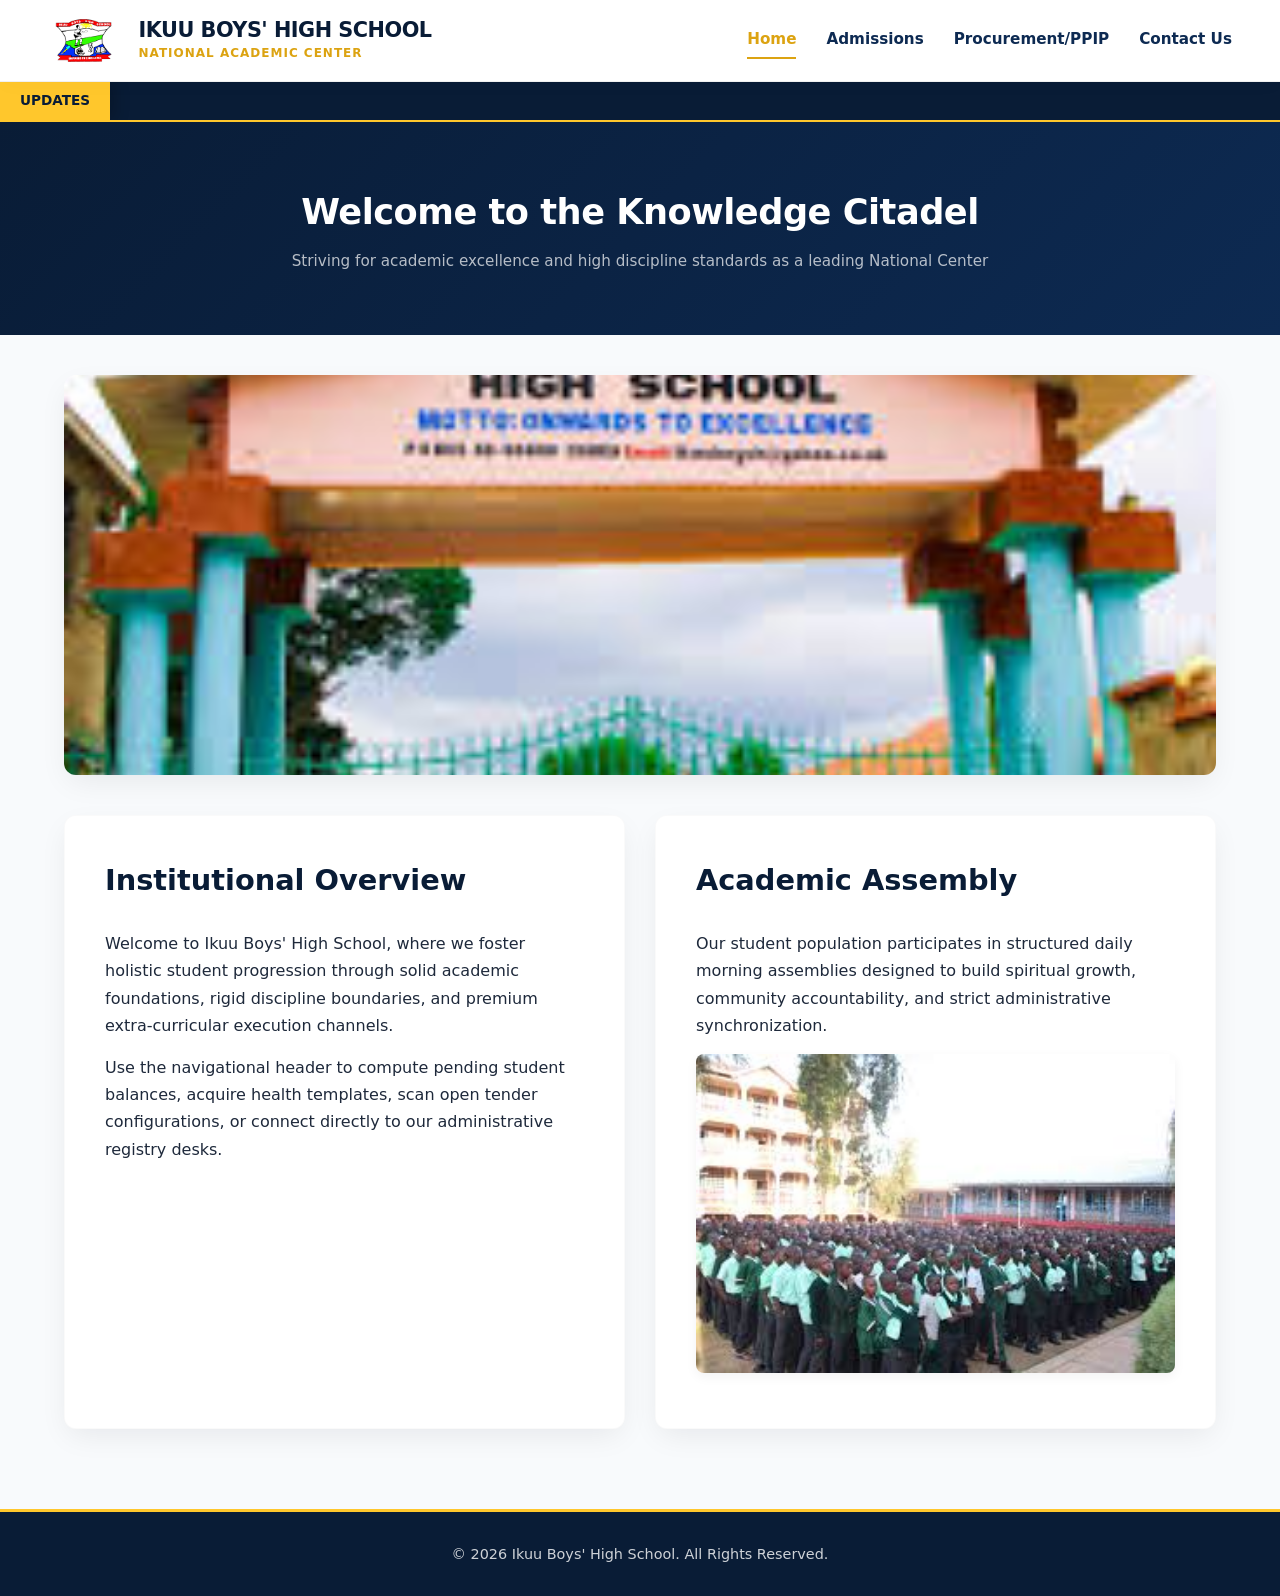
<file: index.html>
<!DOCTYPE html>
<html lang="en">
<head>
    <meta charset="UTF-8">
    <meta name="viewport" content="width=device-width, initial-scale=1.0">
    <title>Ikuu Boys' High School | Home</title>
    <link rel="stylesheet" href="style.css">
</head>
<body>

    <header>
        <div class="logo-area">
            <img src="logo.png.png" alt="Ikuu Boys High School Crest">
            <div class="logo-text">
                <h1>IKUU BOYS' HIGH SCHOOL</h1>
                <p>National Academic Center</p>
            </div>
        </div>
        <nav>
            <a href="index.html" class="active">Home</a>
            <a href="admissions.html">Admissions</a>
            <a href="tenders.html">Procurement/PPIP</a>
            <a href="contact.html">Contact Us</a>
        </nav>
    </header>

    <!-- News Marquee Ticker -->
    <div class="ticker-wrap">
        <div class="ticker-title">Updates</div>
        <div class="ticker">
            <span class="ticker-item">Welcome to the <strong>Ikuu Boys' High School</strong> Digital Hub.</span>
            <span class="ticker-item">Form 1 admissions clearance process is ongoing. Check the Admissions page.</span>
            <span class="ticker-item">New procurement opportunities published for the current financial quarter.</span>
        </div>
    </div>

    <div class="page-header-ribbon">
        <h1>Welcome to the Knowledge Citadel</h1>
        <p>Striving for academic excellence and high discipline standards as a leading National Center</p>
    </div>

    <div class="container">
        
        <!-- Main School Gate Showcase Hero Image Banner -->
        <div class="hero-image-container">
            <img src="ikuu gate.jpg" alt="Ikuu Boys High School Main Entrance Gate">
        </div>

        <div class="grid-2col">
            <section class="section">
                <h2 class="section-title">Institutional Overview</h2>
                <p>Welcome to Ikuu Boys' High School, where we foster holistic student progression through solid academic foundations, rigid discipline boundaries, and premium extra-curricular execution channels.</p>
                <p style="margin-top: 15px;">Use the navigational header to compute pending student balances, acquire health templates, scan open tender configurations, or connect directly to our administrative registry desks.</p>
            </section>

            <section class="section" style="display: flex; flex-direction: column; justify-content: space-between;">
                <div>
                    <h2 class="section-title">Academic Assembly</h2>
                    <p>Our student population participates in structured daily morning assemblies designed to build spiritual growth, community accountability, and strict administrative synchronization.</p>
                </div>
                <img src="students.jpg" class="content-image-embed" alt="Ikuu Boys High School Student Assembly Session">
            </section>
        </div>
    </div>

    <footer>
        <p>&copy; 2026 Ikuu Boys' High School. All Rights Reserved.</p>
    </footer>

</body>
</html>
</file>
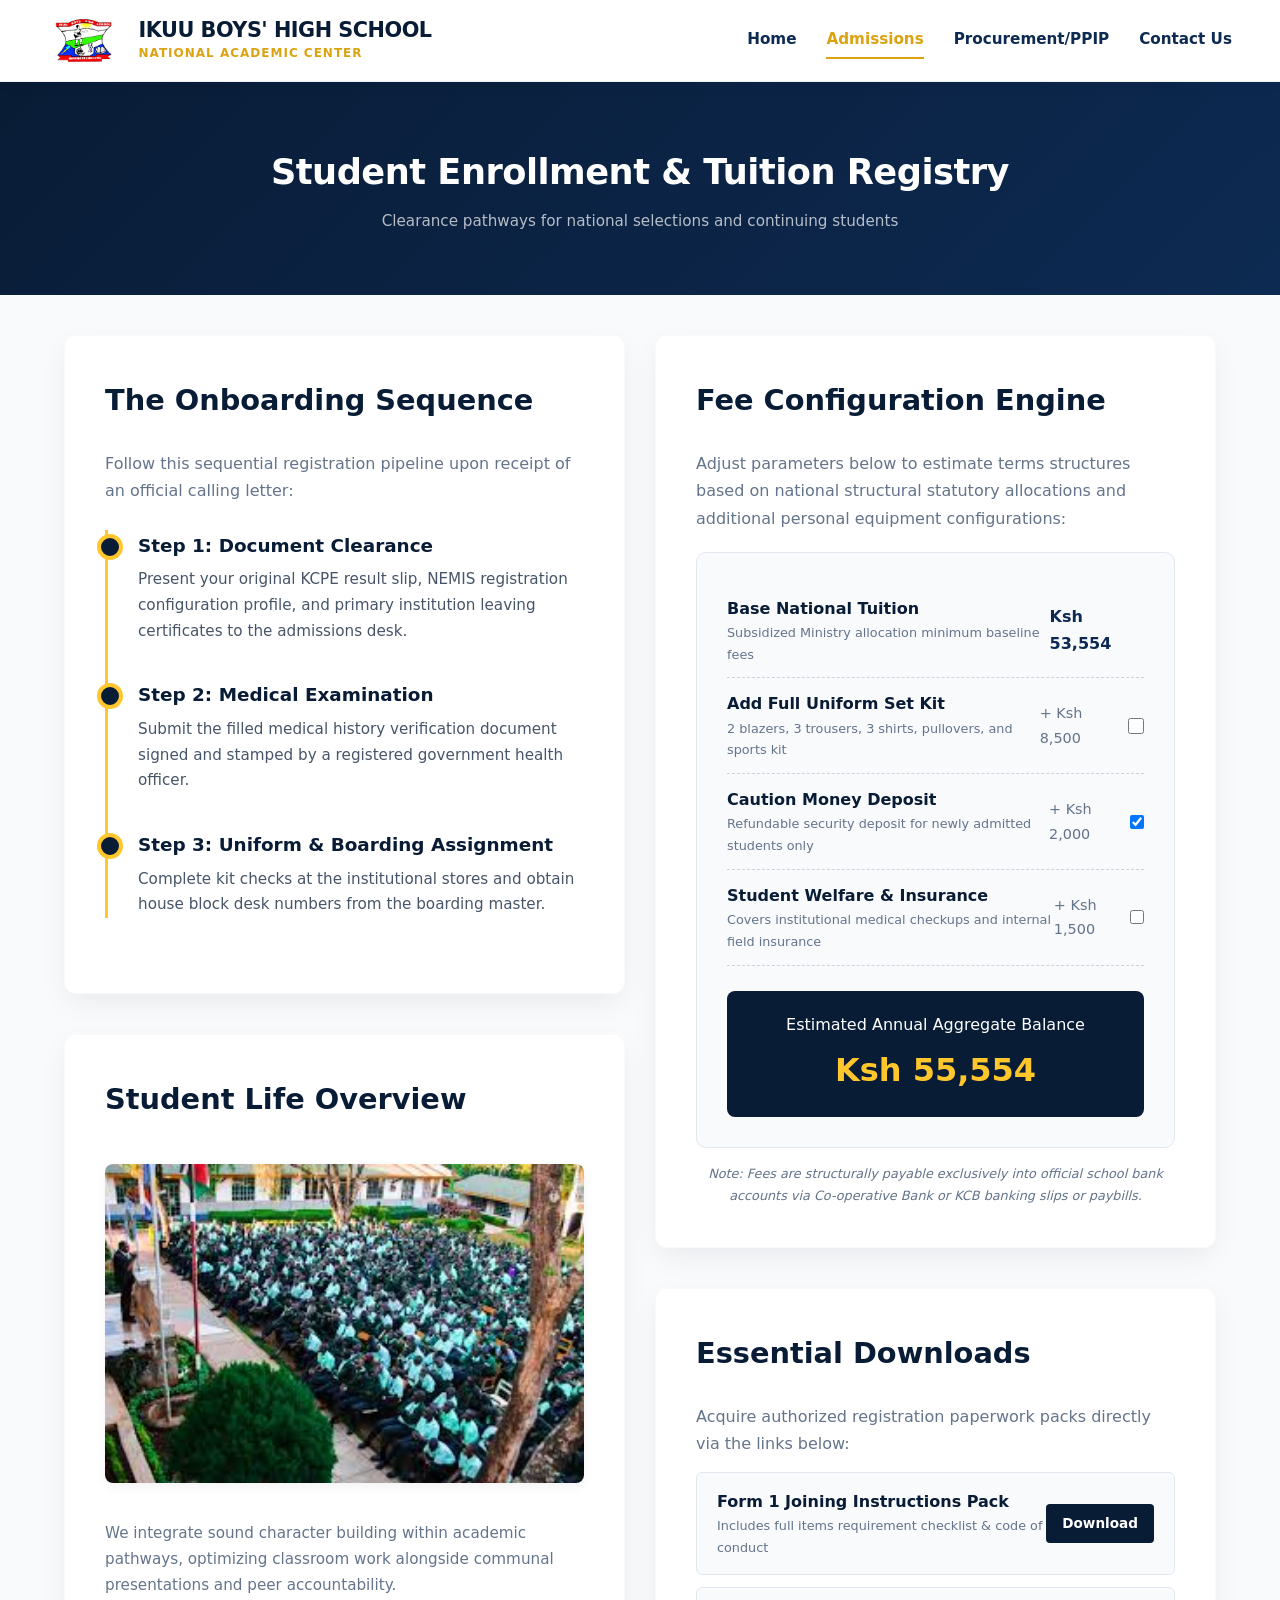
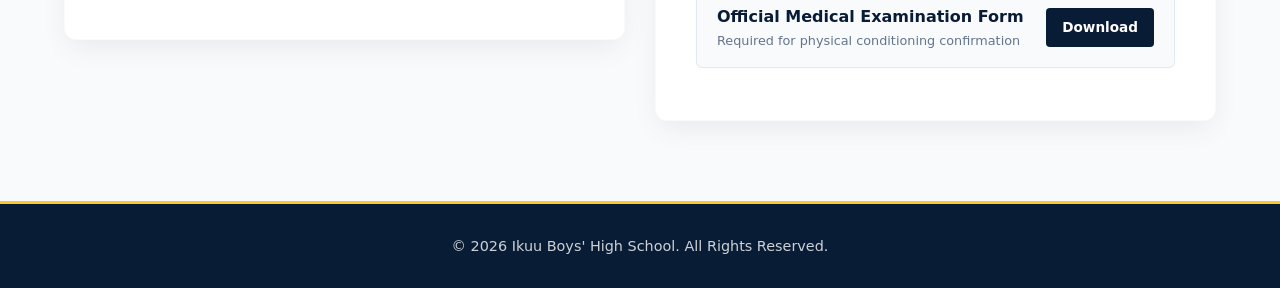
<file: admission.html>
<!DOCTYPE html>
<html lang="en">
<head>
    <meta charset="UTF-8">
    <meta name="viewport" content="width=device-width, initial-scale=1.0">
    <title>Admissions Portal | Ikuu Boys' High School</title>
    <link rel="stylesheet" href="style.css">
    <style>
        /* High-Level Vertical Process Flow Styles */
        .process-flow {
            position: relative;
            padding-left: 30px;
            border-left: 3px solid var(--accent-gold);
            margin-top: 25px;
        }

        .flow-step {
            position: relative;
            margin-bottom: 35px;
        }

        .flow-step::before {
            content: '';
            position: absolute;
            left: -41px;
            top: 4px;
            width: 18px;
            height: 18px;
            border-radius: 50%;
            background: var(--primary-blue);
            border: 4px solid var(--accent-gold);
        }

        .flow-step h3 {
            color: var(--primary-blue);
            font-size: 1.15rem;
            margin-bottom: 6px;
        }

        /* Interactive Estimator Engine Interface Card */
        .estimator-card {
            background: #f8fafc;
            border: 1px solid #e2e8f0;
            border-radius: 10px;
            padding: 30px;
        }

        .calc-row {
            display: flex;
            justify-content: space-between;
            align-items: center;
            padding: 12px 0;
            border-bottom: 1px dashed #cbd5e1;
        }

        .calc-row:last-of-type {
            border-bottom: none;
        }

        .calc-checkbox {
            width: 18px;
            height: 18px;
            cursor: pointer;
        }

        .total-banner {
            background: var(--primary-blue);
            color: white;
            padding: 20px;
            border-radius: 8px;
            text-align: center;
            margin-top: 25px;
        }

        .total-banner span {
            display: block;
            font-size: 2rem;
            font-weight: 800;
            color: var(--accent-gold);
            margin-top: 5px;
        }
    </style>
</head>
<body>

    <header>
        <div class="logo-area">
            <img src="logo.png.png" alt="Ikuu Boys High School Crest">
            <div class="logo-text">
                <h1>IKUU BOYS' HIGH SCHOOL</h1>
                <p>National Academic Center</p>
            </div>
        </div>
        <nav>
            <a href="index.html">Home</a>
            <a href="admissions.html" class="active">Admissions</a>
            <a href="tenders.html">Procurement/PPIP</a>
            <a href="contact.html">Contact Us</a>
        </nav>
    </header>

    <div class="page-header-ribbon">
        <h1>Student Enrollment & Tuition Registry</h1>
        <p>Clearance pathways for national selections and continuing students</p>
    </div>

    <div class="container">
        <div class="grid-2col">

            <!-- Left Column: Process Flow & Requirements -->
            <div>
                <section class="section">
                    <h2 class="section-title">The Onboarding Sequence</h2>
                    <p style="color: var(--text-muted); margin-bottom: 15px;">Follow this sequential registration pipeline upon receipt of an official calling letter:</p>

                    <div class="process-flow">
                        <div class="flow-step">
                            <h3>Step 1: Document Clearance</h3>
                            <p style="font-size: 0.95rem; color: #475569;">Present your original KCPE result slip, NEMIS registration configuration profile, and primary institution leaving certificates to the admissions desk.</p>
                        </div>
                        <div class="flow-step">
                            <h3>Step 2: Medical Examination</h3>
                            <p style="font-size: 0.95rem; color: #475569;">Submit the filled medical history verification document signed and stamped by a registered government health officer.</p>
                        </div>
                        <div class="flow-step">
                            <h3>Step 3: Uniform & Boarding Assignment</h3>
                            <p style="font-size: 0.95rem; color: #475569;">Complete kit checks at the institutional stores and obtain house block desk numbers from the boarding master.</p>
                        </div>
                    </div>
                </section>

                <section class="section">
                    <h2 class="section-title">Student Life Overview</h2>
                    <img src="stud.jpg" class="content-image-embed" alt="Ikuu Boys High School Student Assembly Forum Area">
                    <p style="margin-top:15px; font-size:0.95rem; color:var(--text-muted);">We integrate sound character building within academic pathways, optimizing classroom work alongside communal presentations and peer accountability.</p>
                </section>
            </div>

            <!-- Right Column: Interactive Tuition Fee Estimator Engine -->
            <div>
                <section class="section">
                    <h2 class="section-title">Fee Configuration Engine</h2>
                    <p style="color: var(--text-muted); margin-bottom: 20px;">Adjust parameters below to estimate terms structures based on national structural statutory allocations and additional personal equipment configurations:</p>

                    <div class="estimator-card">
                        <div class="calc-row">
                            <div>
                                <strong style="color: var(--primary-blue);">Base National Tuition</strong>
                                <p style="font-size: 0.8rem; color: var(--text-muted);">Subsidized Ministry allocation minimum baseline fees</p>
                            </div>
                            <span style="font-weight: 700; color: var(--navy-bright);">Ksh 53,554</span>
                        </div>

                        <div class="calc-row">
                            <div>
                                <label for="uniform-opt" style="font-weight: 600; color: var(--primary-blue); cursor: pointer;">Add Full Uniform Set Kit</label>
                                <p style="font-size: 0.8rem; color: var(--text-muted);">2 blazers, 3 trousers, 3 shirts, pullovers, and sports kit</p>
                            </div>
                            <div style="display: flex; align-items: center; gap: 10px;">
                                <span style="font-size: 0.9rem; color: var(--text-muted);">+ Ksh 8,500</span>
                                <input type="checkbox" id="uniform-opt" class="calc-checkbox" onchange="calculateTotal()">
                            </div>
                        </div>

                        <div class="calc-row">
                            <div>
                                <label for="caution-opt" style="font-weight: 600; color: var(--primary-blue); cursor: pointer;">Caution Money Deposit</label>
                                <p style="font-size: 0.8rem; color: var(--text-muted);">Refundable security deposit for newly admitted students only</p>
                            </div>
                            <div style="display: flex; align-items: center; gap: 10px;">
                                <span style="font-size: 0.9rem; color: var(--text-muted);">+ Ksh 2,000</span>
                                <input type="checkbox" id="caution-opt" class="calc-checkbox" onchange="calculateTotal()" checked>
                            </div>
                        </div>

                        <div class="calc-row">
                            <div>
                                <label for="welfare-opt" style="font-weight: 600; color: var(--primary-blue); cursor: pointer;">Student Welfare & Insurance</label>
                                <p style="font-size: 0.8rem; color: var(--text-muted);">Covers institutional medical checkups and internal field insurance</p>
                            </div>
                            <div style="display: flex; align-items: center; gap: 10px;">
                                <span style="font-size: 0.9rem; color: var(--text-muted);">+ Ksh 1,500</span>
                                <input type="checkbox" id="welfare-opt" class="calc-checkbox" onchange="calculateTotal()">
                            </div>
                        </div>

                        <div class="total-banner">
                            Estimated Annual Aggregate Balance
                            <span id="grand-total">Ksh 55,554</span>
                        </div>
                    </div>

                    <p style="font-size: 0.8rem; color: var(--text-muted); margin-top: 15px; text-align: center; font-style: italic;">Note: Fees are structurally payable exclusively into official school bank accounts via Co-operative Bank or KCB banking slips or paybills.</p>
                </section>

                <section class="section">
                    <h2 class="section-title">Essential Downloads</h2>
                    <p style="color: var(--text-muted);">Acquire authorized registration paperwork packs directly via the links below:</p>
                    <ul class="doc-download-list">
                        <li>
                            <div>
                                <strong style="color: var(--primary-blue);">Form 1 Joining Instructions Pack</strong>
                                <p style="font-size: 0.8rem; color: var(--text-muted);">Includes full items requirement checklist & code of conduct</p>
                            </div>
                            <a href="#" onclick="alert('Downloading Joining Instructions PDF template...'); return false;" class="download-action-btn" style="background: var(--primary-blue); color: #fff;">Download</a>
                        </li>
                        <li>
                            <div>
                                <strong style="color: var(--primary-blue);">Official Medical Examination Form</strong>
                                <p style="font-size: 0.8rem; color: var(--text-muted);">Required for physical conditioning confirmation</p>
                            </div>
                            <a href="#" onclick="alert('Downloading Medical Form template...'); return false;" class="download-action-btn" style="background: var(--primary-blue); color: #fff;">Download</a>
                        </li>
                    </ul>
                </section>
            </div>

        </div>
    </div>

    <footer>
        <p>&copy; 2026 Ikuu Boys' High School. All Rights Reserved.</p>
    </footer>

    <!-- Fee Calculation Execution Script Logic -->
    <script>
        function calculateTotal() {
            let baseFee = 53554;

            const uniformCheck = document.getElementById('uniform-opt');
            const cautionCheck = document.getElementById('caution-opt');
            const welfareCheck = document.getElementById('welfare-opt');

            if (uniformCheck.checked) baseFee += 8500;
            if (cautionCheck.checked) baseFee += 2000;
            if (welfareCheck.checked) baseFee += 1500;

            // Format number configuration safely with comma separations
            document.getElementById('grand-total').innerText = "Ksh " + baseFee.toLocaleString();
        }

        // Initial balance load trigger on DOM mount
        window.onload = calculateTotal;
    </script>
</body>
</html>
</file>
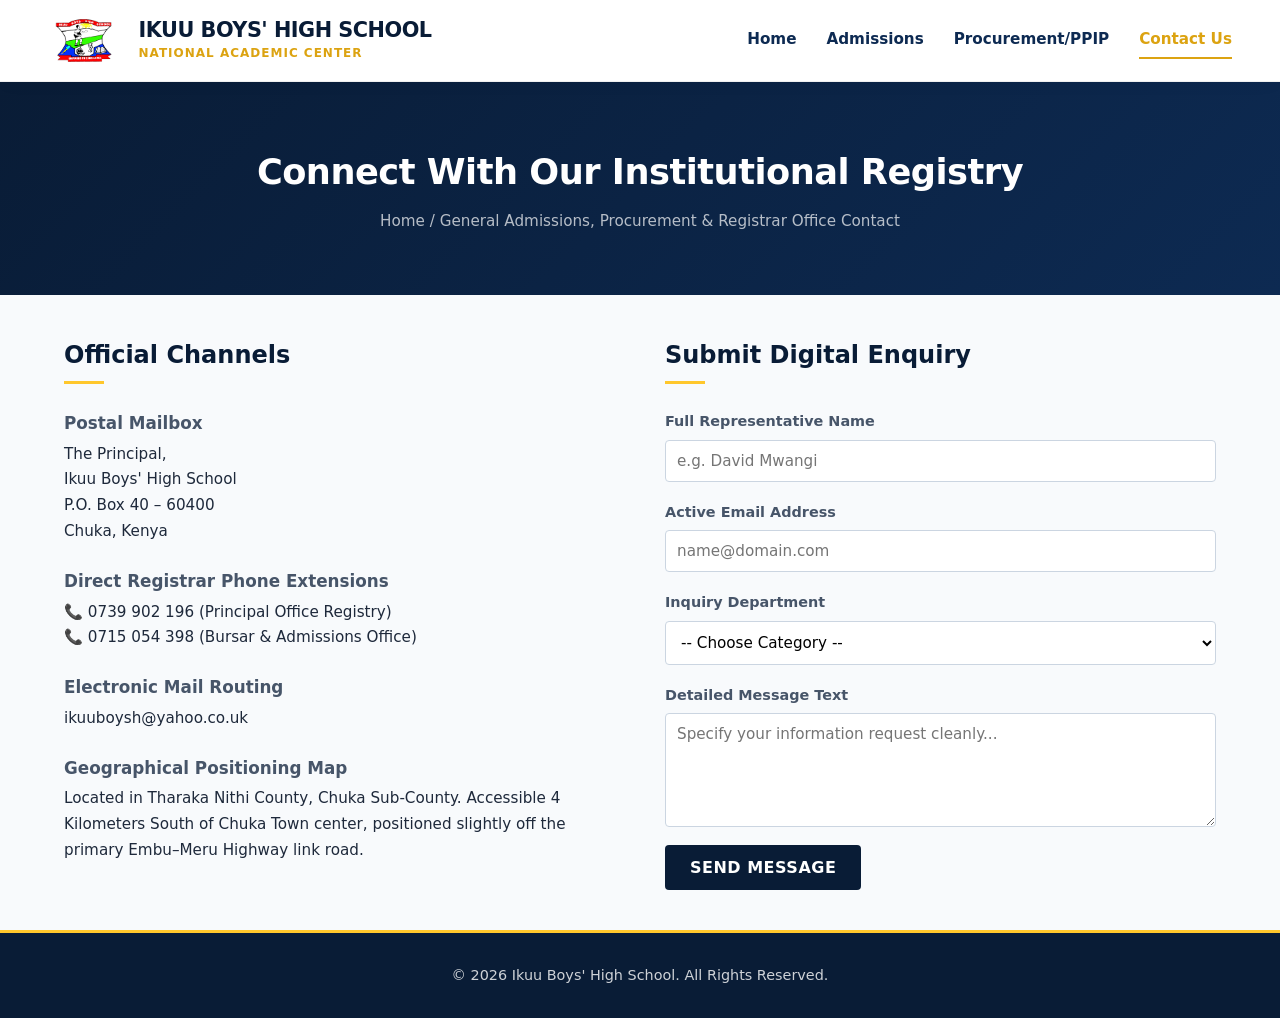
<file: contact.html>
<!DOCTYPE html>
<html lang="en">
<head>
    <meta charset="UTF-8">
    <meta name="viewport" content="width=device-width, initial-scale=1.0">
    <title>Contact Registry | Ikuu Boys' High School</title>
    <link rel="stylesheet" href="style.css">
    <style>
        /* Split Screen Display Configuration Grid */
        .contact-grid {
            display: grid;
            grid-template-columns: 1fr 1fr;
            gap: 50px;
        }

        .info-panel h2, .form-panel h2 {
            color: var(--primary-blue);
            margin-bottom: 25px;
            font-size: 1.5rem;
            position: relative;
            padding-bottom: 8px;
        }

        .info-panel h2::after, .form-panel h2::after {
            content: '';
            position: absolute;
            left: 0;
            bottom: 0;
            width: 40px;
            height: 3px;
            background-color: var(--accent-gold);
        }

        .contact-channel {
            margin-bottom: 22px;
        }

        .contact-channel h3 {
            font-size: 1.05rem;
            color: #475569;
            margin-bottom: 4px;
        }

        .contact-channel p {
            color: #1e293b;
            font-size: 0.95rem;
        }

        /* Direct Form Layout Style Sets */
        .form-group {
            margin-bottom: 18px;
            display: flex;
            flex-direction: column;
        }

        .form-group label {
            font-size: 0.9rem;
            font-weight: bold;
            color: #475569;
            margin-bottom: 6px;
        }

        .form-group input, .form-group select, .form-group textarea {
            padding: 11px;
            border: 1px solid #cbd5e1;
            border-radius: 4px;
            font-size: 0.95rem;
            background: white;
        }

        .form-group input:focus, .form-group select:focus, .form-group textarea:focus {
            outline: none;
            border-color: var(--primary-blue);
            box-shadow: 0 0 0 3px rgba(12, 35, 64, 0.1);
        }

        .submit-btn {
            background-color: var(--primary-blue);
            color: white;
            border: none;
            padding: 13px 25px;
            font-size: 1rem;
            font-weight: bold;
            border-radius: 4px;
            cursor: pointer;
            text-transform: uppercase;
            letter-spacing: 0.5px;
            transition: background 0.2s;
        }

        .submit-btn:hover {
            background-color: #14355e;
        }

        @media (max-width: 850px) {
            .contact-grid {
                grid-template-columns: 1fr;
                gap: 40px;
            }
        }
    </style>
</head>
<body>

    <header>
        <div class="logo-area">
            <img src="logo.png.png" alt="Ikuu Boys High School Crest">
            <div class="logo-text">
                <h1>IKUU BOYS' HIGH SCHOOL</h1>
                <p>National Academic Center</p>
            </div>
        </div>
        <nav>
            <a href="index.html">Home</a>
            <a href="admissions.html">Admissions</a>
            <a href="tenders.html">Procurement/PPIP</a>
            <a href="contact.html" class="active">Contact Us</a>
        </nav>
    </header>

    <div class="page-header-ribbon">
        <h1>Connect With Our Institutional Registry</h1>
        <p>Home / General Admissions, Procurement & Registrar Office Contact</p>
    </div>

    <div class="container">
        <div class="contact-grid">

            <!-- Left Side Panel Content: Structural Contacts -->
            <div class="info-panel">
                <h2>Official Channels</h2>

                <div class="contact-channel">
                    <h3>Postal Mailbox</h3>
                    <p>The Principal,<br>Ikuu Boys' High School<br>P.O. Box 40 – 60400<br>Chuka, Kenya</p>
                </div>

                <div class="contact-channel">
                    <h3>Direct Registrar Phone Extensions</h3>
                    <p>📞 0739 902 196 (Principal Office Registry)</p>
                    <p>📞 0715 054 398 (Bursar & Admissions Office)</p>
                </div>

                <div class="contact-channel">
                    <h3>Electronic Mail Routing</h3>
                    <p>ikuuboysh@yahoo.co.uk</p>
                </div>

                <div class="contact-channel">
                    <h3>Geographical Positioning Map</h3>
                    <p>Located in Tharaka Nithi County, Chuka Sub-County. Accessible 4 Kilometers South of Chuka Town center, positioned slightly off the primary Embu–Meru Highway link road.</p>
                </div>
            </div>

            <!-- Right Side Panel Content: Interception Messaging Desk -->
            <div class="form-panel">
                <h2>Submit Digital Enquiry</h2>
                <form action="#" method="POST" onsubmit="alert('Thank you for contacting Ikuu Boys High School. Your message has been successfully logged and queued for administrative review.'); return false;">

                    <div class="form-group">
                        <label for="fullname">Full Representative Name</label>
                        <input type="text" id="fullname" placeholder="e.g. David Mwangi" required>
                    </div>

                    <div class="form-group">
                        <label for="emailaddress">Active Email Address</label>
                        <input type="email" id="emailaddress" placeholder="name@domain.com" required>
                    </div>

                    <div class="form-group">
                        <label for="category">Inquiry Department</label>
                        <select id="category" required>
                            <option value="">-- Choose Category --</option>
                            <option value="admissions">Form 1 / Transfer Admissions</option>
                            <option value="tenders">Procurement & PPIP Bids</option>
                            <option value="general">General Institutional Queries</option>
                        </select>
                    </div>

                    <div class="form-group">
                        <label for="message">Detailed Message Text</label>
                        <textarea id="message" rows="5" placeholder="Specify your information request cleanly..." required></textarea>
                    </div>

                    <button type="submit" class="submit-btn">Send Message</button>
                </form>
            </div>

        </div>
    </div>

    <footer>
        <p>&copy; 2026 Ikuu Boys' High School. All Rights Reserved.</p>
    </footer>

</body>
</html>
</file>
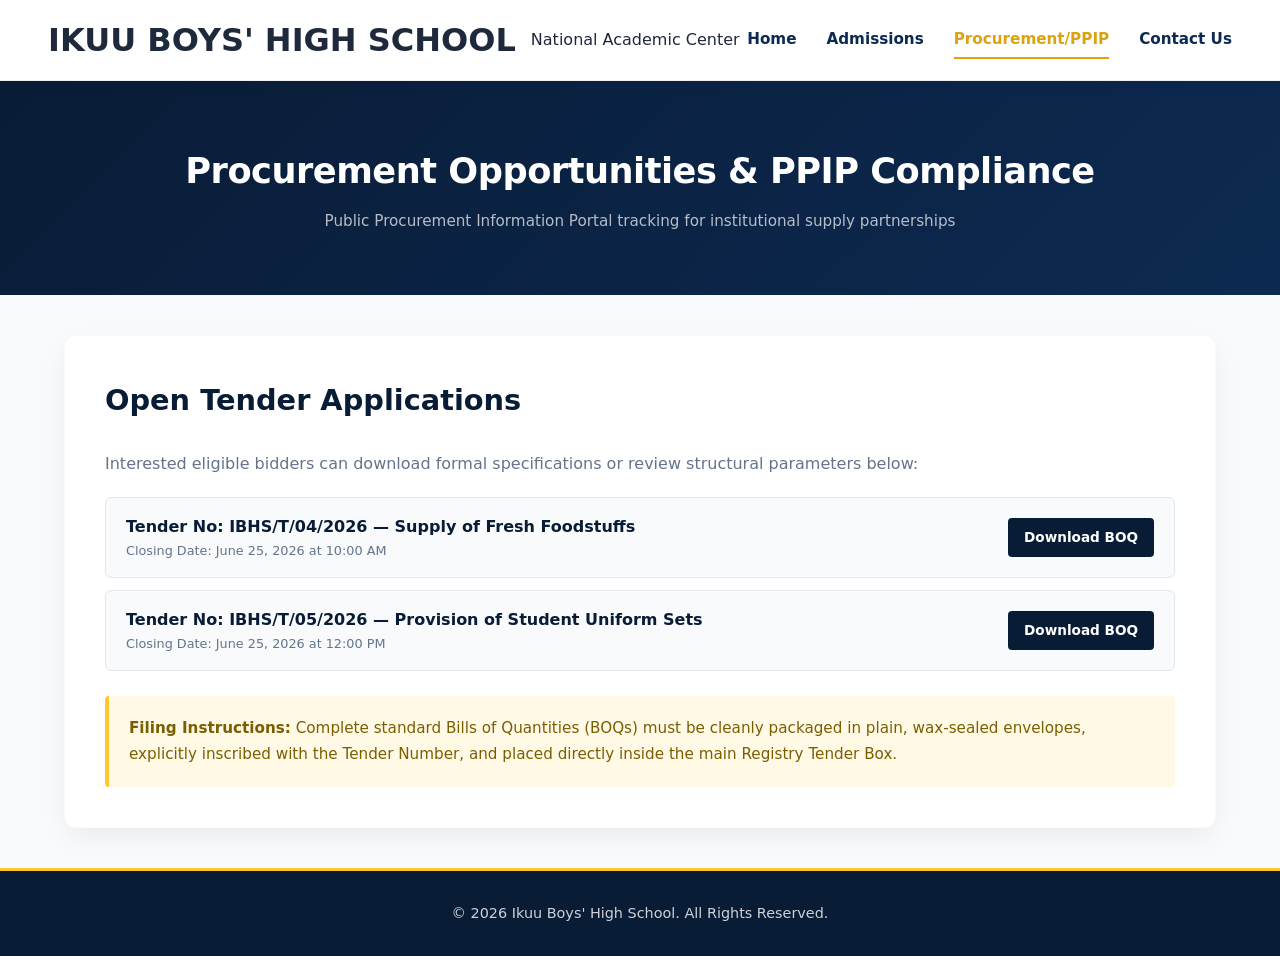
<file: tenders.html>
<!DOCTYPE html>
<html lang="en">
<head>
    <meta charset="UTF-8">
    <meta name="viewport" content="width=device-width, initial-scale=1.0">
    <title>Procurement & Tenders | Ikuu Boys' High School</title>
    <link rel="stylesheet" href="style.css">
</head>
<body>

    <header>
        <div class="logo-area">
            <h1>IKUU BOYS' HIGH SCHOOL</h1>
            <p>National Academic Center</p>
        </div>
        <nav>
            <a href="index.html">Home</a>
            <a href="admissions.html">Admissions</a>
            <a href="tenders.html" class="active">Procurement/PPIP</a>
            <a href="contact.html">Contact Us</a>
        </nav>
    </header>

    <div class="page-header-ribbon">
        <h1>Procurement Opportunities & PPIP Compliance</h1>
        <p>Public Procurement Information Portal tracking for institutional supply partnerships</p>
    </div>

    <div class="container">
        <section class="section">
            <h2 class="section-title">Open Tender Applications</h2>
            <p style="color: var(--text-muted); margin-bottom: 20px;">Interested eligible bidders can download formal specifications or review structural parameters below:</p>
            
            <ul class="doc-download-list">
                <li>
                    <div>
                        <strong style="color: var(--primary-blue);">Tender No: IBHS/T/04/2026 — Supply of Fresh Foodstuffs</strong>
                        <p style="font-size: 0.8rem; color: var(--text-muted);">Closing Date: June 25, 2026 at 10:00 AM</p>
                    </div>
                    <a href="#" onclick="alert('Downloading Tender Document Specifications...'); return false;" class="download-action-btn" style="background: var(--primary-blue); color: #fff;">Download BOQ</a>
                </li>
                <li>
                    <div>
                        <strong style="color: var(--primary-blue);">Tender No: IBHS/T/05/2026 — Provision of Student Uniform Sets</strong>
                        <p style="font-size: 0.8rem; color: var(--text-muted);">Closing Date: June 25, 2026 at 12:00 PM</p>
                    </div>
                    <a href="#" onclick="alert('Downloading Uniform Supply Tender Pack...'); return false;" class="download-action-btn" style="background: var(--primary-blue); color: #fff;">Download BOQ</a>
                </li>
            </ul>

            <div style="margin-top: 25px; padding: 20px; background-color: #fff9e6; border-left: 4px solid var(--accent-gold); border-radius: 4px;">
                <p style="font-size: 0.95rem; color: #7a5f00;"><strong>Filing Instructions:</strong> Complete standard Bills of Quantities (BOQs) must be cleanly packaged in plain, wax-sealed envelopes, explicitly inscribed with the Tender Number, and placed directly inside the main Registry Tender Box.</p>
            </div>
        </section>
    </div>

    <footer>
        <p>&copy; 2026 Ikuu Boys' High School. All Rights Reserved.</p>
    </footer>

</body>
</html>
</file>
<file: style.css>
/* Custom Modern Core Properties & Animations */
:root {
    --primary-blue: #091c36;
    --navy-bright: #0d2a52;
    --accent-gold: #ffc72c;
    --accent-gold-dark: #dca311;
    --text-dark: #1e293b;
    --text-muted: #64748b;
    --glass-bg: rgba(255, 255, 255, 0.95);
    --card-shadow: 0 10px 30px -5px rgba(2, 12, 27, 0.08);
    --transition-smooth: all 0.4s cubic-bezier(0.16, 1, 0.3, 1);
}

* {
    margin: 0;
    padding: 0;
    box-sizing: border-box;
    font-family: system-ui, -apple-system, BlinkMacSystemFont, 'Segoe UI', Roboto, Oxygen, Ubuntu, Cantarell, sans-serif;
}

body {
    color: var(--text-dark);
    line-height: 1.7;
    background-color: #f8fafc;
    overflow-x: hidden;
}

/* Premium Navigation Header Component */
header {
    background-color: var(--glass-bg);
    backdrop-filter: blur(10px);
    padding: 0.8rem 3rem;
    display: flex;
    justify-content: space-between;
    align-items: center;
    position: sticky;
    top: 0;
    z-index: 1000;
    border-bottom: 1px solid rgba(0, 0, 0, 0.06);
    box-shadow: 0 4px 20px rgba(0, 0, 0, 0.02);
    transition: var(--transition-smooth);
}

header .logo-area {
    display: flex;
    align-items: center;
    gap: 15px;
}

header .logo-area img {
    height: 55px;
    width: auto;
    object-fit: contain;
}

header .logo-text h1 {
    font-size: 1.3rem;
    color: var(--primary-blue);
    font-weight: 800;
    letter-spacing: -0.5px;
    line-height: 1.2;
}

header .logo-text p {
    font-size: 0.75rem;
    color: var(--accent-gold-dark);
    text-transform: uppercase;
    font-weight: 700;
    letter-spacing: 1px;
}

nav {
    display: flex;
    align-items: center;
    gap: 30px;
}

nav a {
    color: var(--navy-bright);
    text-decoration: none;
    font-weight: 600;
    font-size: 0.95rem;
    position: relative;
    padding: 6px 0;
    transition: var(--transition-smooth);
}

nav a::after {
    content: '';
    position: absolute;
    bottom: 0;
    left: 0;
    width: 0;
    height: 2px;
    background-color: var(--accent-gold-dark);
    transition: var(--transition-smooth);
}

nav a:hover::after, nav a.active::after {
    width: 100%;
}

nav a:hover, nav a.active {
    color: var(--accent-gold-dark);
}

/* Premium Moving Typography (News Marquee Ticker) */
.ticker-wrap {
    background: var(--primary-blue);
    width: 100%;
    overflow: hidden;
    height: 40px;
    display: flex;
    align-items: center;
    border-bottom: 2px solid var(--accent-gold);
}

.ticker-title {
    background: var(--accent-gold);
    color: var(--primary-blue);
    font-weight: 700;
    padding: 0 20px;
    height: 100%;
    display: flex;
    align-items: center;
    z-index: 2;
    font-size: 0.85rem;
    text-transform: uppercase;
    box-shadow: 5px 0 15px rgba(0,0,0,0.2);
}

.ticker {
    display: flex;
    white-space: nowrap;
    padding-left: 100%;
    animation: marquee 25s linear infinite;
}

.ticker-item {
    display: inline-block;
    padding: 0 2rem;
    font-size: 0.9rem;
    color: rgba(255, 255, 255, 0.9);
    font-weight: 500;
}

.ticker-item strong {
    color: var(--accent-gold);
}

@keyframes marquee {
    0% { transform: translate3d(0, 0, 0); }
    100% { transform: translate3d(-100%, 0, 0); }
}

/* Standard Inner Page Header Layout Banner */
.page-header-ribbon {
    background: linear-gradient(135deg, var(--primary-blue) 0%, var(--navy-bright) 100%);
    color: white;
    padding: 60px 3rem;
    text-align: center;
    position: relative;
}

.page-header-ribbon h1 {
    font-size: 2.2rem;
    font-weight: 700;
    letter-spacing: -0.5px;
}

.page-header-ribbon p {
    color: rgba(255,255,255,0.7);
    font-size: 0.95rem;
    margin-top: 8px;
}

/* Featured Image Hero Card Wrapper */
.hero-image-container {
    width: 100%;
    height: 400px;
    margin-bottom: 40px;
    border-radius: 12px;
    overflow: hidden;
    box-shadow: var(--card-shadow);
}

.hero-image-container img {
    width: 100%;
    height: 100%;
    object-fit: cover;
}

.content-image-embed {
    width: 100%;
    max-height: 320px;
    object-fit: cover;
    border-radius: 8px;
    margin: 15px 0;
    box-shadow: 0 4px 12px rgba(0,0,0,0.05);
}

/* Layout Utilities */
.container {
    max-width: 1200px;
    margin: 40px auto;
    padding: 0 24px;
}

.section {
    background: white;
    padding: 40px;
    border-radius: 12px;
    box-shadow: var(--card-shadow);
    margin-bottom: 40px;
    border: 1px solid rgba(0, 0, 0, 0.02);
}

.section-title {
    color: var(--primary-blue);
    font-size: 1.8rem;
    font-weight: 700;
    margin-bottom: 25px;
}

/* Base Responsive Elements */
@media (max-width: 768px) {
    header {
        padding: 1rem 1.5rem;
        flex-direction: column;
        gap: 15px;
    }
    header .logo-area {
        flex-direction: column;
        text-align: center;
        gap: 8px;
    }
    nav {
        gap: 15px;
        flex-wrap: wrap;
        justify-content: center;
    }
    .page-header-ribbon {
        padding: 40px 1.5rem;
    }
    .hero-image-container {
        height: 250px;
    }
}

footer {
    background-color: var(--primary-blue);
    color: rgba(255,255,255,0.8);
    text-align: center;
    padding: 30px;
    font-size: 0.9rem;
    border-top: 3px solid var(--accent-gold);
}

/* Layout helper grids for Admissions */
.grid-2col {
    display: grid;
    grid-template-columns: 1fr 1fr;
    gap: 30px;
}

@media (max-width: 850px) {
    .grid-2col {
        grid-template-columns: 1fr;
    }
}

/* Document download list design */
.doc-download-list {
    list-style: none;
    margin-top: 15px;
}

.doc-download-list li {
    background: #f8fafc;
    padding: 15px 20px;
    border-radius: 6px;
    margin-bottom: 12px;
    display: flex;
    justify-content: space-between;
    align-items: center;
    border: 1px solid #e2e8f0;
}

.download-action-btn {
    text-decoration: none;
    padding: 8px 16px;
    border-radius: 4px;
    font-weight: 600;
    font-size: 0.85rem;
    transition: opacity 0.2s;
}

.download-action-btn:hover {
    opacity: 0.9;
}
</file>
